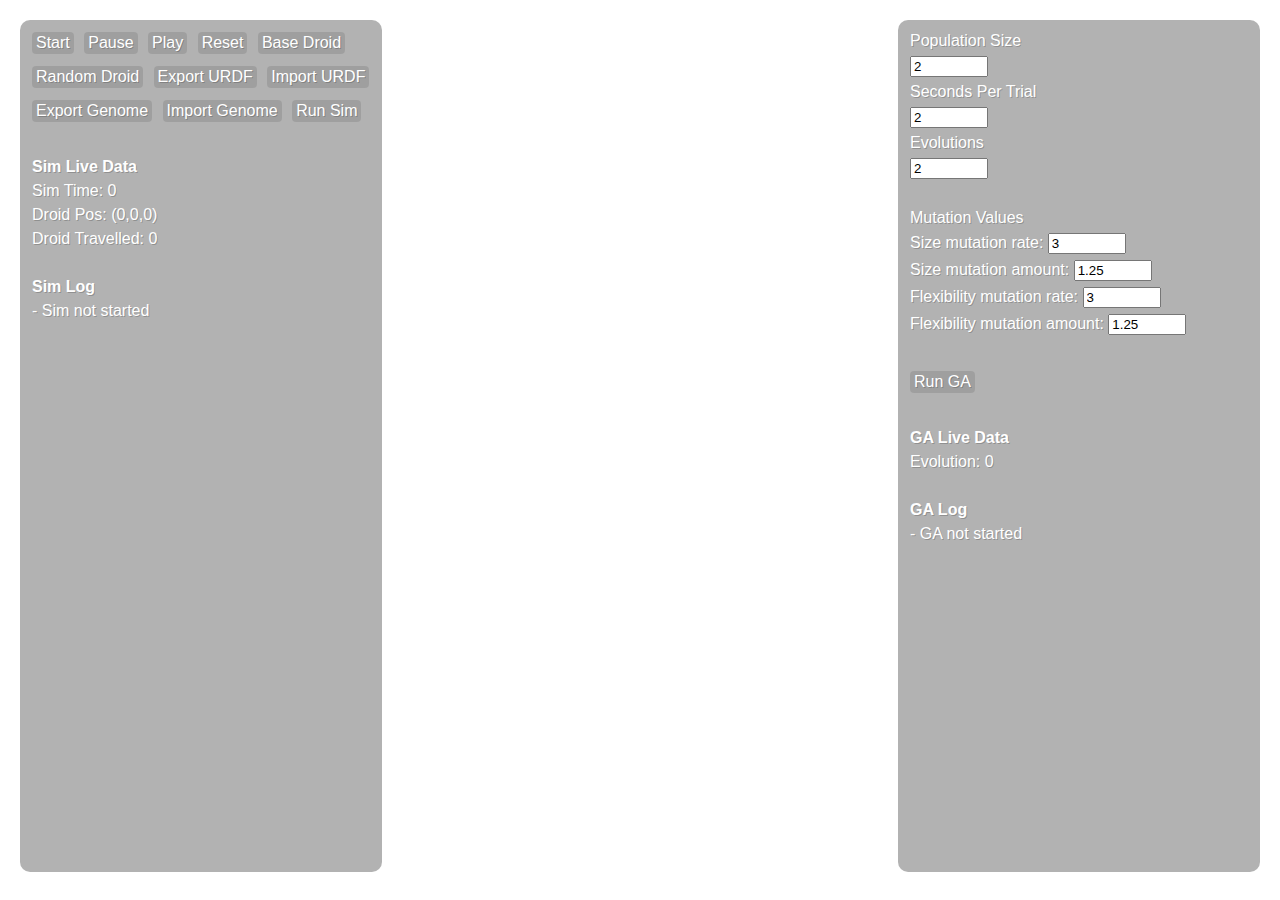
<file: prototype/index.html>
<!doctype html>
<html>
<head>
	<!--

	Droids.ai v0.0.1 | September 2023

	-->
	<meta charset="utf-8">
	<title>Droids.ai</title>
	<meta content="Droids.ai" name="description"/>
	<meta content="droids.ai, droids, robot simulation, evolutionary computation, genetic algorithm, artificial life, artificial intelligence" name="keywords"/>
	<meta content="Droids.ai" name="application-name"/>
	<meta name="viewport" content="width=device-width, user-scalable=no, minimum-scale=1.0, maximum-scale=1.0">
	
	<!-- Third-party libs - 3D renderer engine: Three.js -->
	<script src="./third_party_libs/three/three_r128.js"></script>
	<script src="./third_party_libs/three/OrbitControls.js"></script>
	<script src="./third_party_libs/three/RoundedBoxGeometry.js"></script>

	<!-- Third-party libs - Physics engine: Ammo.js -->
	<script src="./third_party_libs/ammo/ammo.js"></script>
	
	<!-- Droids scripts  -->
	<script src="./scripts/droids.js?v=85"></script>
	<script src="./scripts/droids_renderer.js?v=85"></script>
	<script src="./scripts/droids_ga.js?v=85"></script>
	
	<!-- Droid classes  -->
	<script src="./scripts/classes/droid_genome.js?v=85"></script>
	<script src="./scripts/classes/droid_robot.js?v=85"></script>
	<script src="./scripts/classes/droid_population.js?v=85"></script>
	
	<!-- Droids styles -->
	<link type="text/css" rel="stylesheet" href="./css/styles.css?v=1">
	
</head>
<body>

	<!-- File import hidden elements  -->
	<input style="display: none;" id="importFile" type="file" accept="text/urdf" hidden/>
	<input style="display: none;" id="importGenome" type="file" accept="text/csv" hidden/>

	<!-- File import hidden element listeners  -->
	<script>
		document.getElementById('importFile').addEventListener('change', importedXML, false );
		document.getElementById('importGenome').addEventListener('change', importedCSV, false );
	</script>

	<!-- Droids HTML UI  -->
	<div id="simPane" class="simPane">
		<a href="#" onClick="startAmmo(); return false;">Start</a>
		<a href="#" onClick="pause(); return false;">Pause</a>
		<a href="#" onClick="play(); return false;">Play</a>
		<a href="#" onClick="reset(); return false;">Reset</a>
		<a href="#" onClick="makeDroidBase(); return false;">Base Droid</a>
		<a href="#" onClick="makeDroidRandom(); return false;">Random Droid</a>
		<a href="#" onClick="exportDroid(); return false;">Export URDF</a>
		<a href="#" onClick="importDroid(); return false;">Import URDF</a>
		<a href="#" onClick="exportGenome(); return false;">Export Genome</a>
		<a href="#" onClick="importGenome(); return false;">Import Genome</a>
		<a href="#" onClick="runSimulation(); return false;">Run Sim</a>
		<p>&nbsp;</p>
		<p><strong>Sim Live Data</strong></p>
		<p>Sim Time: <span id="simTime">0</span></p>
		<p>Droid Pos: <span id="botPos">(0,0,0)</span></p>
		<p>Droid Travelled: <span id="botDis">0</span></p>
		<p>&nbsp;</p>
		<p><strong>Sim Log</strong></p>
		<p><span id="simLog">- Sim not started</span></p> 
		<p><span id="imageLog"></span></p> 
	</div>

	<div id="gaPane" class="gaPane">
		<p>Population Size</p>
		<p><input type="number" id="popSize" name="popSize" value="2"></p>
		<p>Seconds Per Trial</p>
		<p><input type="number" id="trialSeconds" name="trialSeconds" value="2"></p>
		<p>Evolutions</p>
		<p><input type="number" id="evoSize" name="evoSize" value="2"></p>
		<p>&nbsp;</p>
		<p>Mutation Values</p>
		<p>Size mutation rate: <input type="number" id="mutateSizeRate" name="mutateSizeRate" value="3"></p>
		<p>Size mutation amount: <input type="number" id="mutateSizeAmount" name="mutateSizeAmount" value="1.25"></p>
		<p>Flexibility mutation rate: <input type="number" id="mutateFlexRate" name="mutateFlexRate" value="3"></p>
		<p>Flexibility mutation amount: <input type="number" id="mutateFlexAmount" name="mutateFlexAmount" value="1.25"></p>
		<p>&nbsp;</p>
		<a href="#" onClick="runGA(); return false;">Run GA</a>
		<p>&nbsp;</p>
		<p><strong>GA Live Data</strong></p>
		<p>Evolution: <span id="evoRun">0</span></p>
		<p>&nbsp;</p>
		<p><strong>GA Log</strong></p>
		<p><span id="gaLog">- GA not started</span></p> 
	</div>

    </body>
</html>
</file>
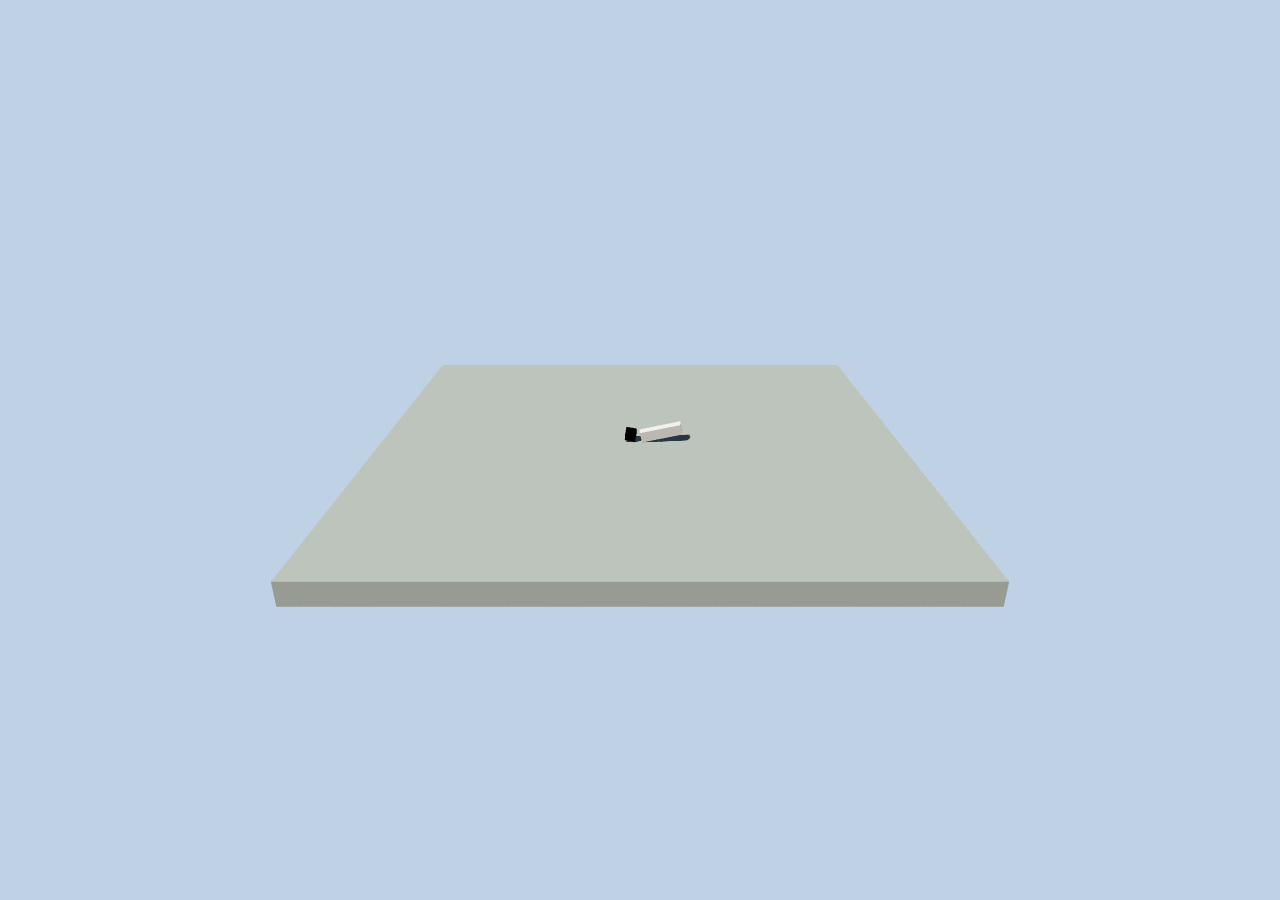
<file: app/unit_tests/test_3d.html>
<html>
    <head>
        <meta charset="utf-8">
        <title>Unit Tests</title>
        <style>
            body { margin: 0; }
        </style>
    </head>
    <body>
        <script src="./../third_party_libs/three/three_r128.js"></script>
		<script src="./../third_party_libs/three/OrbitControls.js"></script>
        <script src="./../third_party_libs/ammo/ammo.js"></script>
		
        <script>
			
            //variable declaration section
            let physicsWorld, scene, camera, controls, renderer, rigidBodies = [];
            let colGroupPlane = 1, colGroupRedBall = 2, colGroupGreenBall = 4
			
			var animationFrameId;
			let hinge; 
			
            // Ammojs Initialisation
			Ammo().then(start);
			// or
			function startAmmo(){
				Ammo();
			}
           
            function start (){

                tmpTrans = new Ammo.btTransform();

                setupPhysicsWorld();

                setupGraphics();
                createBlock();
                //createBall();
                //createMaskBall();
                //createJointObjects();
				
				createJointObjectsRobot();
				
				console.log( renderer.info.render.frame );
				
                renderFrame();
            }
			
			
			function stop(){
				
				console.log( renderer.info.render.frame );
				
				while(scene.children.length > 0){ 
    				scene.remove(scene.children[0]); 
				}
				
				setTimeout( function(){
					cancelAnimationFrame( animationFrameId );
					renderer.dispose();
					renderer.state.reset();
				},1000)
				
				
				console.log( renderer.info.render.frame );
			}
			
			function pause(){
				console.log( renderer.info.render.frame );
				cancelAnimationFrame( animationFrameId );
			}
			
			function play(){
				console.log( renderer.info.render.frame );
				renderFrame();
			}
			

            function setupPhysicsWorld(){

                let collisionConfiguration  = new Ammo.btDefaultCollisionConfiguration(),
                    dispatcher              = new Ammo.btCollisionDispatcher(collisionConfiguration),
                    overlappingPairCache    = new Ammo.btDbvtBroadphase(),
                    solver                  = new Ammo.btSequentialImpulseConstraintSolver();

                physicsWorld           = new Ammo.btDiscreteDynamicsWorld(dispatcher, overlappingPairCache, solver, collisionConfiguration);
                physicsWorld.setGravity(new Ammo.btVector3(0, -10, 0));

            }


            function setupGraphics(){

                //create clock for timing
                clock = new THREE.Clock();

                //create the scene
                scene = new THREE.Scene();
                scene.background = new THREE.Color( 0xbfd1e5 );

                //create camera
                camera = new THREE.PerspectiveCamera( 60, window.innerWidth / window.innerHeight, 0.2, 5000 );
                camera.position.set( 0, 30, 70 );
                camera.lookAt(new THREE.Vector3(0, 0, 0));
					
                //Add hemisphere light
                let hemiLight = new THREE.HemisphereLight( 0xffffff, 0xffffff, 0.1 );
                hemiLight.color.setHSL( 0.6, 0.6, 0.6 );
                hemiLight.groundColor.setHSL( 0.1, 1, 0.4 );
                hemiLight.position.set( 0, 50, 0 );
                scene.add( hemiLight );

                //Add directional light
                let dirLight = new THREE.DirectionalLight( 0xffffff , 1);
                dirLight.color.setHSL( 0.1, 1, 0.95 );
                dirLight.position.set( -1, 1.75, 1 );
                dirLight.position.multiplyScalar( 100 );
                scene.add( dirLight );

                dirLight.castShadow = true;

                dirLight.shadow.mapSize.width = 2048;
                dirLight.shadow.mapSize.height = 2048;

                let d = 50;

                dirLight.shadow.camera.left = -d;
                dirLight.shadow.camera.right = d;
                dirLight.shadow.camera.top = d;
                dirLight.shadow.camera.bottom = -d;

                dirLight.shadow.camera.far = 13500;

                //Setup the renderer
                renderer = new THREE.WebGLRenderer( { antialias: true } );
                renderer.setClearColor( 0xbfd1e5 );
                renderer.setPixelRatio( window.devicePixelRatio );
                renderer.setSize( window.innerWidth, window.innerHeight );
                document.body.appendChild( renderer.domElement );

                renderer.gammaInput = true;
                renderer.gammaOutput = true;

                renderer.shadowMap.enabled = true;
				
				// Controls
				controls = new THREE.OrbitControls( camera, renderer.domElement );
				controls.update();

            }

        
            function renderFrame(){

                let deltaTime = clock.getDelta();
				
				//console.log( renderer.info.render.frame );

                updatePhysics( deltaTime );

                renderer.render( scene, camera );

                animationFrameId = requestAnimationFrame( renderFrame );
				
				controls.update(deltaTime);

            }



            function createBlock(){
                
                let pos = {x: 0, y: 0, z: 0};
                let scale = {x: 50, y: 2, z: 50};
                let quat = {x: 0, y: 0, z: 0, w: 1};
                let mass = 0;

                //threeJS Section
                let blockPlane = new THREE.Mesh(new THREE.BoxBufferGeometry(), new THREE.MeshPhongMaterial({color: 0xa0afa4}));

                blockPlane.position.set(pos.x, pos.y, pos.z);
                blockPlane.scale.set(scale.x, scale.y, scale.z);

                blockPlane.castShadow = true;
                blockPlane.receiveShadow = true;

                scene.add(blockPlane);


                //Ammojs Section
                let transform = new Ammo.btTransform();
                transform.setIdentity();
                transform.setOrigin( new Ammo.btVector3( pos.x, pos.y, pos.z ) );
                transform.setRotation( new Ammo.btQuaternion( quat.x, quat.y, quat.z, quat.w ) );
                let motionState = new Ammo.btDefaultMotionState( transform );

                let colShape = new Ammo.btBoxShape( new Ammo.btVector3( scale.x * 0.5, scale.y * 0.5, scale.z * 0.5 ) );
                colShape.setMargin( 0.05 );

                let localInertia = new Ammo.btVector3( 0, 0, 0 );
                colShape.calculateLocalInertia( mass, localInertia );

                let rbInfo = new Ammo.btRigidBodyConstructionInfo( mass, motionState, colShape, localInertia );
                let body = new Ammo.btRigidBody( rbInfo );


                physicsWorld.addRigidBody( body, colGroupPlane, colGroupRedBall );
            }


            function createBall(){
                
                let pos = {x: 0, y: 20, z: 0};
                let radius = 2;
                let quat = {x: 0, y: 0, z: 0, w: 1};
                let mass = 1;

                //threeJS Section
                let ball = new THREE.Mesh(new THREE.SphereBufferGeometry(radius), new THREE.MeshPhongMaterial({color: 0xff0505}));

                ball.position.set(pos.x, pos.y, pos.z);
                
                ball.castShadow = true;
                ball.receiveShadow = true;

                scene.add(ball);


                //Ammojs Section
                let transform = new Ammo.btTransform();
                transform.setIdentity();
                transform.setOrigin( new Ammo.btVector3( pos.x, pos.y, pos.z ) );
                transform.setRotation( new Ammo.btQuaternion( quat.x, quat.y, quat.z, quat.w ) );
                let motionState = new Ammo.btDefaultMotionState( transform );

                let colShape = new Ammo.btSphereShape( radius );
                colShape.setMargin( 0.05 );

                let localInertia = new Ammo.btVector3( 0, 0, 0 );
                colShape.calculateLocalInertia( mass, localInertia );

                let rbInfo = new Ammo.btRigidBodyConstructionInfo( mass, motionState, colShape, localInertia );
                let body = new Ammo.btRigidBody( rbInfo );


                physicsWorld.addRigidBody( body, colGroupRedBall, colGroupPlane | colGroupGreenBall );
                
                ball.userData.physicsBody = body;
                rigidBodies.push(ball);
            }



            function createMaskBall(){
                
                let pos = {x: 1, y: 30, z: 0};
                let radius = 2;
                let quat = {x: 0, y: 0, z: 0, w: 1};
                let mass = 1;

                //threeJS Section
                let ball = new THREE.Mesh(new THREE.SphereBufferGeometry(radius), new THREE.MeshPhongMaterial({color: 0x00ff08}));

                ball.position.set(pos.x, pos.y, pos.z);
                
                ball.castShadow = true;
                ball.receiveShadow = true;

                scene.add(ball);


                //Ammojs Section
                let transform = new Ammo.btTransform();
                transform.setIdentity();
                transform.setOrigin( new Ammo.btVector3( pos.x, pos.y, pos.z ) );
                transform.setRotation( new Ammo.btQuaternion( quat.x, quat.y, quat.z, quat.w ) );
                let motionState = new Ammo.btDefaultMotionState( transform );

                let colShape = new Ammo.btSphereShape( radius );
                colShape.setMargin( 0.05 );

                let localInertia = new Ammo.btVector3( 0, 0, 0 );
                colShape.calculateLocalInertia( mass, localInertia );

                let rbInfo = new Ammo.btRigidBodyConstructionInfo( mass, motionState, colShape, localInertia );
                let body = new Ammo.btRigidBody( rbInfo );


                physicsWorld.addRigidBody( body, colGroupGreenBall, colGroupRedBall);
                
                ball.userData.physicsBody = body;
                rigidBodies.push(ball);
            }



            function createJointObjects(){
                
                let pos1 = {x: -1, y: 15, z: 0};
                let pos2 = {x: -1, y: 10, z: 0};

                let radius = 2;
                let scale = {x: 5, y: 2, z: 2};
                let quat = {x: 0, y: 0, z: 0, w: 1};
                let mass1 = 0;
                let mass2 = 1;

                let transform = new Ammo.btTransform();

                //Sphere Graphics
                let ball = new THREE.Mesh(new THREE.SphereBufferGeometry(radius), new THREE.MeshPhongMaterial({color: 0xb846db}));

                ball.position.set(pos1.x, pos1.y, pos1.z);

                ball.castShadow = true;
                ball.receiveShadow = true;

                scene.add(ball);


                //Sphere Physics
                transform.setIdentity();
                transform.setOrigin( new Ammo.btVector3( pos1.x, pos1.y, pos1.z ) );
                transform.setRotation( new Ammo.btQuaternion( quat.x, quat.y, quat.z, quat.w ) );
                let motionState = new Ammo.btDefaultMotionState( transform );

                let sphereColShape = new Ammo.btSphereShape( radius );
                sphereColShape.setMargin( 0.05 );

                let localInertia = new Ammo.btVector3( 0, 0, 0 );
                sphereColShape.calculateLocalInertia( mass1, localInertia );

                let rbInfo = new Ammo.btRigidBodyConstructionInfo( mass1, motionState, sphereColShape, localInertia );
                let sphereBody = new Ammo.btRigidBody( rbInfo );

                physicsWorld.addRigidBody( sphereBody, colGroupGreenBall, colGroupRedBall );

                ball.userData.physicsBody = sphereBody;
                rigidBodies.push(ball);
                

                //Block Graphics
                let block = new THREE.Mesh(new THREE.BoxBufferGeometry(), new THREE.MeshPhongMaterial({color: 0xf78a1d}));

                block.position.set(pos2.x, pos2.y, pos2.z);
                block.scale.set(scale.x, scale.y, scale.z);

                block.castShadow = true;
                block.receiveShadow = true;

                scene.add(block);


                //Block Physics
                transform.setIdentity();
                transform.setOrigin( new Ammo.btVector3( pos2.x, pos2.y, pos2.z ) );
                transform.setRotation( new Ammo.btQuaternion( quat.x, quat.y, quat.z, quat.w ) );
                motionState = new Ammo.btDefaultMotionState( transform );

                let blockColShape = new Ammo.btBoxShape( new Ammo.btVector3( scale.x * 0.5, scale.y * 0.5, scale.z * 0.5 ) );
                blockColShape.setMargin( 0.05 );

                localInertia = new Ammo.btVector3( 0, 0, 0 );
                blockColShape.calculateLocalInertia( mass2, localInertia );

                rbInfo = new Ammo.btRigidBodyConstructionInfo( mass2, motionState, blockColShape, localInertia );
                let blockBody = new Ammo.btRigidBody( rbInfo );

                physicsWorld.addRigidBody( blockBody, colGroupGreenBall, colGroupRedBall );
                
                block.userData.physicsBody = blockBody;
                rigidBodies.push(block);



                //Create Joints
                let spherePivot = new Ammo.btVector3( 0, - radius, 0 );
                let blockPivot = new Ammo.btVector3( - scale.x * 0.5, 1, 1 );

                let p2p = new Ammo.btPoint2PointConstraint( sphereBody, blockBody, spherePivot, blockPivot);
                physicsWorld.addConstraint( p2p, false );

            }

			
			function createJointObjectsRobot(){
                

				let pos1 = {x: 0, y: 10, z: 0};
                let pos2 = {x: 0, y: 5, z: 0};
                let radius = 2;
                
                let quat = {x: 0, y: 0, z: 0, w: 1};
                let mass1 = 1;
                let mass2 = 1;

                let transform = new Ammo.btTransform();

				
				
				

                
				
				// The Block A //
				
				// Block Graphics
				let blockA = new THREE.Mesh(new THREE.BoxBufferGeometry(), new THREE.MeshPhongMaterial({color: 0x000000}));
                blockA.position.set(0, 0, 0);
                blockA.scale.set(1, 1, 1);
                blockA.castShadow = true;
                blockA.receiveShadow = true;
                scene.add(blockA);
				
				// Block Physics
				transform.setIdentity();
                transform.setOrigin( new Ammo.btVector3( pos1.x, pos1.y, pos1.z ) );
                transform.setRotation( new Ammo.btQuaternion( quat.x, quat.y, quat.z, quat.w ) );
                let motionState = new Ammo.btDefaultMotionState( transform );

                let blockAColShape = new Ammo.btBoxShape( new Ammo.btVector3( 0.5, 0.5, 0.5 ) );
                blockAColShape.setMargin( 0.05 );

                let localInertia = new Ammo.btVector3( 0, 0, 0 );
                blockAColShape.calculateLocalInertia( mass1, localInertia );

                let rbInfo = new Ammo.btRigidBodyConstructionInfo( mass1, motionState, blockAColShape, localInertia );
                let blockABody = new Ammo.btRigidBody( rbInfo );

                //physicsWorld.addRigidBody( blockABody, colGroupGreenBall, colGroupRedBall );
				//physicsWorld.addRigidBody( blockABody, colGroupRedBall, colGroupPlane | colGroupGreenBall );
				
				physicsWorld.addRigidBody( blockABody, colGroupRedBall, colGroupPlane | colGroupGreenBall );
				
                blockA.userData.physicsBody = blockABody;
                rigidBodies.push(blockA);
				
				
				// The Block B //
				
                // Block Graphics
                let blockB = new THREE.Mesh(new THREE.BoxBufferGeometry(), new THREE.MeshPhongMaterial({color: 0xffffff}));
                blockB.position.set(pos2.x, pos2.y, pos2.z);
                blockB.scale.set(4, 1, 1);
                blockB.castShadow = true;
                blockB.receiveShadow = true;
                scene.add(blockB);

                // Block Physics
                transform.setIdentity();
                transform.setOrigin( new Ammo.btVector3( pos2.x, pos2.y, pos2.z ) );
                transform.setRotation( new Ammo.btQuaternion( quat.x, quat.y, quat.z, quat.w ) );
                motionState = new Ammo.btDefaultMotionState( transform );

                let blockBColShape = new Ammo.btBoxShape( new Ammo.btVector3( 2, 0.5, 0.5 ) );
                blockBColShape.setMargin( 0.05 );

                localInertia = new Ammo.btVector3( 0, 0, 0 );
                blockBColShape.calculateLocalInertia( mass2, localInertia );

                rbInfo = new Ammo.btRigidBodyConstructionInfo( mass2, motionState, blockBColShape, localInertia );
                let blockBBody = new Ammo.btRigidBody( rbInfo );

                //physicsWorld.addRigidBody( blockBBody, colGroupGreenBall, colGroupRedBall );
       			physicsWorld.addRigidBody( blockBBody, colGroupRedBall, colGroupPlane | colGroupGreenBall );
				
                blockB.userData.physicsBody = blockBBody;
                rigidBodies.push(blockB);

                // Create a Joint //
                let blockAPivot = new Ammo.btVector3( 0, -1, 0 ); // Where on the ball is rhe connection
                let blockBPivot = new Ammo.btVector3( 4/2, 0, 0 );
				let axis = new Ammo.btVector3( 0, 0, 1 );
				hinge = new Ammo.btHingeConstraint( blockABody, blockBBody, blockAPivot,blockBPivot, axis, axis, true );
                //p2p.setLimit(0, Math.PI/2, 0.1, 0.1, 1);
				physicsWorld.addConstraint( hinge, false );				
            }


            function updatePhysics( deltaTime ){
				
				// Hinge control
				var armMovement = 1; // 0 still, -1 backwards, 1 forwards
				hinge.enableAngularMotor( true, 1.5 * armMovement, 50 );
				
                // Step world
                physicsWorld.stepSimulation( deltaTime, 10 );

                // Update rigid bodies
                for ( let i = 0; i < rigidBodies.length; i++ ) {
                    let objThree = rigidBodies[ i ];
                    let objAmmo = objThree.userData.physicsBody;
                    let ms = objAmmo.getMotionState();
                    if ( ms ) {

                        ms.getWorldTransform( tmpTrans );
                        let p = tmpTrans.getOrigin();
                        let q = tmpTrans.getRotation();
                        objThree.position.set( p.x(), p.y(), p.z() );
                        objThree.quaternion.set( q.x(), q.y(), q.z(), q.w() );
                    }
                }
            }

        </script>
    </body>
</html>
</file>
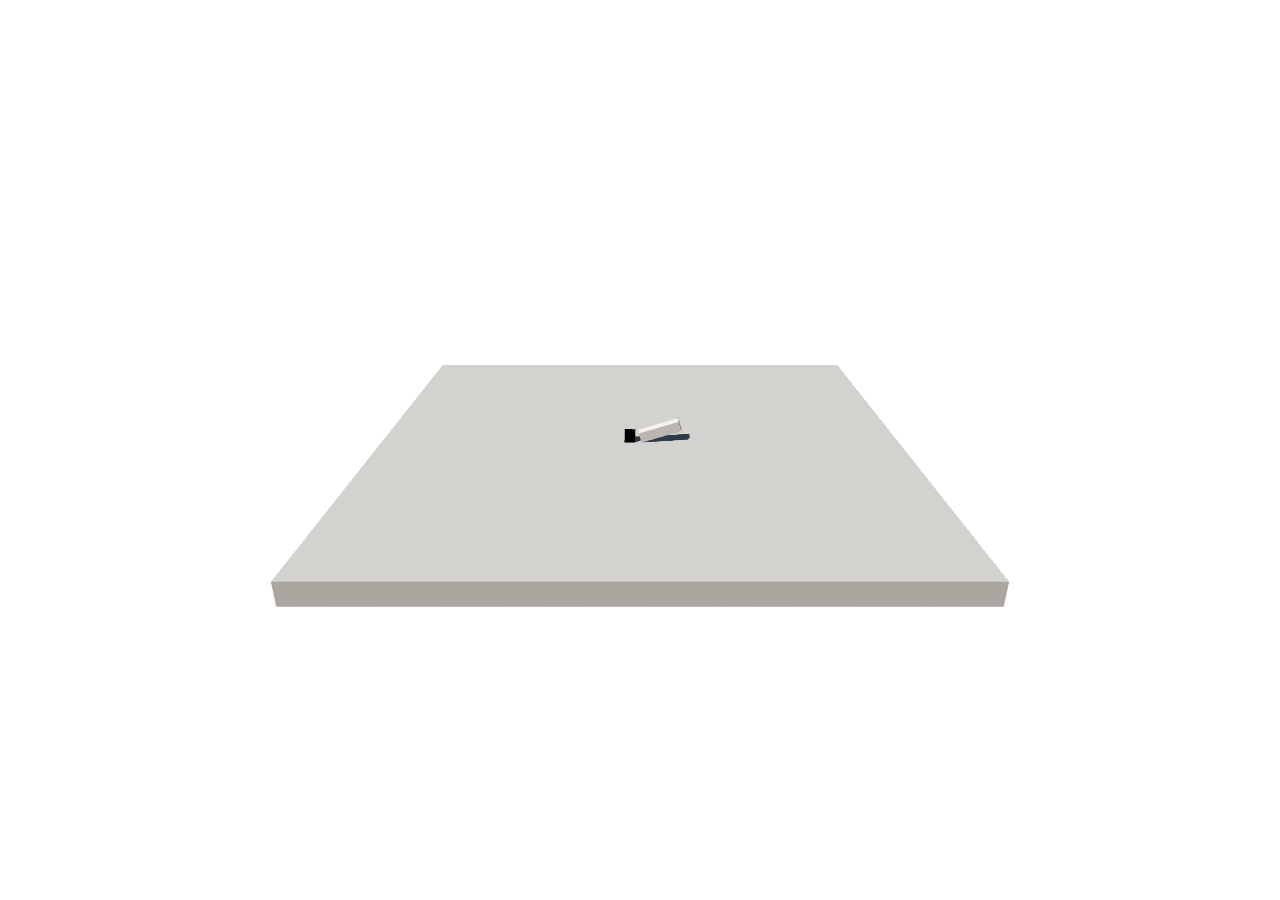
<file: app/unit_tests/test_3d_renderer_motor_control.html>
<html>
    <head>
        <meta charset="utf-8">
        <title>Unit Tests</title>
        <style>
            body { margin: 0; }
        </style>
		
		<script src="./../third_party_libs/three/three_r128.js"></script>
		<script src="./../third_party_libs/three/OrbitControls.js"></script>
        <script src="./../third_party_libs/ammo/ammo.js"></script>
		
    </head>
    <body>
        <script>
			
            // Variable declaration
            let physicsWorld, scene, camera, controls, renderer, rigidBodies = []; 
            let colGroupFloor = 1, colGroupRobot = 2
			
			var animationFrameId;
			let hinge;
			
            // Ammo initialisation
			Ammo().then(start);
			
			// Start the simulation
            function start (){

                tmpTrans = new Ammo.btTransform();

                setupPhysicsWorld();
                setupGraphics();
                createFloor();
				createRobot();
                renderFrame();
            }
			
			// Setup the physics
            function setupPhysicsWorld(){

                let collisionConfiguration  = new Ammo.btDefaultCollisionConfiguration(),
                    dispatcher              = new Ammo.btCollisionDispatcher(collisionConfiguration),
                    overlappingPairCache    = new Ammo.btDbvtBroadphase(),
                    solver                  = new Ammo.btSequentialImpulseConstraintSolver();

                physicsWorld           = new Ammo.btDiscreteDynamicsWorld(dispatcher, overlappingPairCache, solver, collisionConfiguration);
                physicsWorld.setGravity(new Ammo.btVector3(0, -10, 0));
            }

			// Create the graphics
            function setupGraphics(){

                // create clock for timing
                clock = new THREE.Clock();

                //create the scene
                scene = new THREE.Scene();
                scene.background = new THREE.Color( 0xffffff );

                // Create camera
                camera = new THREE.PerspectiveCamera( 60, window.innerWidth / window.innerHeight, 0.2, 5000 );
                camera.position.set( 0, 30, 70 );
                camera.lookAt(new THREE.Vector3(0, 0, 0));
					
                // Add hemisphere light
                let hemiLight = new THREE.HemisphereLight( 0xffffff, 0xffffff, 0.1 );
                hemiLight.color.setHSL( 0.6, 0.6, 0.6 );
                hemiLight.groundColor.setHSL( 0.1, 1, 0.4 );
                hemiLight.position.set( 0, 50, 0 );
                scene.add( hemiLight );

                // Add directional light
                let dirLight = new THREE.DirectionalLight( 0xffffff , 1);
                dirLight.color.setHSL( 0.1, 1, 0.95 );
                dirLight.position.set( -1, 1.75, 1 );
                dirLight.position.multiplyScalar( 100 );
                scene.add( dirLight );

                dirLight.castShadow = true;

                dirLight.shadow.mapSize.width = 2048;
                dirLight.shadow.mapSize.height = 2048;

                let d = 50;

                dirLight.shadow.camera.left = -d;
                dirLight.shadow.camera.right = d;
                dirLight.shadow.camera.top = d;
                dirLight.shadow.camera.bottom = -d;

                dirLight.shadow.camera.far = 13500;

                // Setup the renderer
                renderer = new THREE.WebGLRenderer( { antialias: true } );
                renderer.setClearColor( 0xffffff );
                renderer.setPixelRatio( window.devicePixelRatio );
                renderer.setSize( window.innerWidth, window.innerHeight );
                document.body.appendChild( renderer.domElement );

                renderer.gammaInput = true;
                renderer.gammaOutput = true;

                renderer.shadowMap.enabled = true;
				
				// Controls
				controls = new THREE.OrbitControls( camera, renderer.domElement );
				controls.update();
            }
			
			// Render a frame
            function renderFrame(){

                let deltaTime = clock.getDelta();
				
                updatePhysics( deltaTime );
                renderer.render( scene, camera );
                animationFrameId = requestAnimationFrame( renderFrame );

				controls.update(deltaTime);
            }
			
			// Create the floor
            function createFloor(){
                
                let pos = {x: 0, y: 0, z: 0};
                let scale = {x: 50, y: 2, z: 50};
                let quat = {x: 0, y: 0, z: 0, w: 1};
                let mass = 0;

				
                // ThreeJS Section
                let blockPlane = new THREE.Mesh(new THREE.BoxBufferGeometry(), new THREE.MeshPhongMaterial({color: 0xcccccc}));

                blockPlane.position.set(pos.x, pos.y, pos.z);
                blockPlane.scale.set(scale.x, scale.y, scale.z);

                blockPlane.castShadow = true;
                blockPlane.receiveShadow = true;

                scene.add(blockPlane);

				
                // Ammojs Section
                let transform = new Ammo.btTransform();
                transform.setIdentity();
                transform.setOrigin( new Ammo.btVector3( pos.x, pos.y, pos.z ) );
                transform.setRotation( new Ammo.btQuaternion( quat.x, quat.y, quat.z, quat.w ) );
                let motionState = new Ammo.btDefaultMotionState( transform );

                let colShape = new Ammo.btBoxShape( new Ammo.btVector3( scale.x * 0.5, scale.y * 0.5, scale.z * 0.5 ) );
                colShape.setMargin( 0.05 );

                let localInertia = new Ammo.btVector3( 0, 0, 0 );
                colShape.calculateLocalInertia( mass, localInertia );

                let rbInfo = new Ammo.btRigidBodyConstructionInfo( mass, motionState, colShape, localInertia );
                let body = new Ammo.btRigidBody( rbInfo );

                physicsWorld.addRigidBody( body, colGroupFloor, colGroupRobot );
            }
			
			// Create the robot
			function createRobot(){
                
				let pos1 = {x: 0, y: 10, z: 0};
                let pos2 = {x: 0, y: 5, z: 0};
                let radius = 2;
                
                let quat = {x: 0, y: 0, z: 0, w: 1};
                let mass1 = 1;
                let mass2 = 1;

                let transform = new Ammo.btTransform();

				
				// The Block A //
				
				// Block Graphics
				let blockA = new THREE.Mesh(new THREE.BoxBufferGeometry(), new THREE.MeshPhongMaterial({color: 0x000000}));
                blockA.position.set(0, 0, 0);
                blockA.scale.set(1, 1, 1);
                blockA.castShadow = true;
                blockA.receiveShadow = true;
                scene.add(blockA);
				
				// Block Physics
				transform.setIdentity();
                transform.setOrigin( new Ammo.btVector3( pos1.x, pos1.y, pos1.z ) );
                transform.setRotation( new Ammo.btQuaternion( quat.x, quat.y, quat.z, quat.w ) );
                let motionState = new Ammo.btDefaultMotionState( transform );

                let blockAColShape = new Ammo.btBoxShape( new Ammo.btVector3( 0.5, 0.5, 0.5 ) );
                blockAColShape.setMargin( 0.05 );

                let localInertia = new Ammo.btVector3( 0, 0, 0 );
                blockAColShape.calculateLocalInertia( mass1, localInertia );

                let rbInfo = new Ammo.btRigidBodyConstructionInfo( mass1, motionState, blockAColShape, localInertia );
                let blockABody = new Ammo.btRigidBody( rbInfo );
				
				physicsWorld.addRigidBody( blockABody, colGroupRobot, colGroupFloor );
				
                blockA.userData.physicsBody = blockABody;
                rigidBodies.push(blockA);
				
				
				// The Block B //
				
                // Block Graphics
                let blockB = new THREE.Mesh(new THREE.BoxBufferGeometry(), new THREE.MeshPhongMaterial({color: 0xffffff}));
                blockB.position.set(pos2.x, pos2.y, pos2.z);
                blockB.scale.set(4, 1, 1);
                blockB.castShadow = true;
                blockB.receiveShadow = true;
                scene.add(blockB);

                // Block Physics
                transform.setIdentity();
                transform.setOrigin( new Ammo.btVector3( pos2.x, pos2.y, pos2.z ) );
                transform.setRotation( new Ammo.btQuaternion( quat.x, quat.y, quat.z, quat.w ) );
                motionState = new Ammo.btDefaultMotionState( transform );

                let blockBColShape = new Ammo.btBoxShape( new Ammo.btVector3( 2, 0.5, 0.5 ) );
                blockBColShape.setMargin( 0.05 );

                localInertia = new Ammo.btVector3( 0, 0, 0 );
                blockBColShape.calculateLocalInertia( mass2, localInertia );

                rbInfo = new Ammo.btRigidBodyConstructionInfo( mass2, motionState, blockBColShape, localInertia );
                let blockBBody = new Ammo.btRigidBody( rbInfo );

       			physicsWorld.addRigidBody( blockBBody, colGroupRobot, colGroupFloor );
				
                blockB.userData.physicsBody = blockBBody;
                rigidBodies.push(blockB);

                // Create a Joint //
                let blockAPivot = new Ammo.btVector3( 0, -1, 0 ); // Where on the ball is rhe connection
                let blockBPivot = new Ammo.btVector3( 4/2, 0, 0 );
				let axis = new Ammo.btVector3( 0, 0, 1 );
				
				hinge = new Ammo.btHingeConstraint( blockABody, blockBBody, blockAPivot, blockBPivot, axis, axis, true );
                
				physicsWorld.addConstraint( hinge, false );				
            }

			// Update the physics
            function updatePhysics( deltaTime ){
				
				// Hinge control
				var armMovement = 1; // 0 still, -1 backwards, 1 forwards
				hinge.enableAngularMotor( true, 1.5 * armMovement, 50 );
				
                // Step world
                physicsWorld.stepSimulation( deltaTime, 10 );

                // Update rigid bodies
                for ( let i = 0; i < rigidBodies.length; i++ ) {
                    
					let objThree = rigidBodies[ i ];
                    let objAmmo = objThree.userData.physicsBody;
                    let ms = objAmmo.getMotionState();
                    
					if ( ms ) {
                        ms.getWorldTransform( tmpTrans );
                        let p = tmpTrans.getOrigin();
                        let q = tmpTrans.getRotation();
                        objThree.position.set( p.x(), p.y(), p.z() );
                        objThree.quaternion.set( q.x(), q.y(), q.z(), q.w() );
                    }
                }
            }

        </script>
    </body>
</html>
</file>
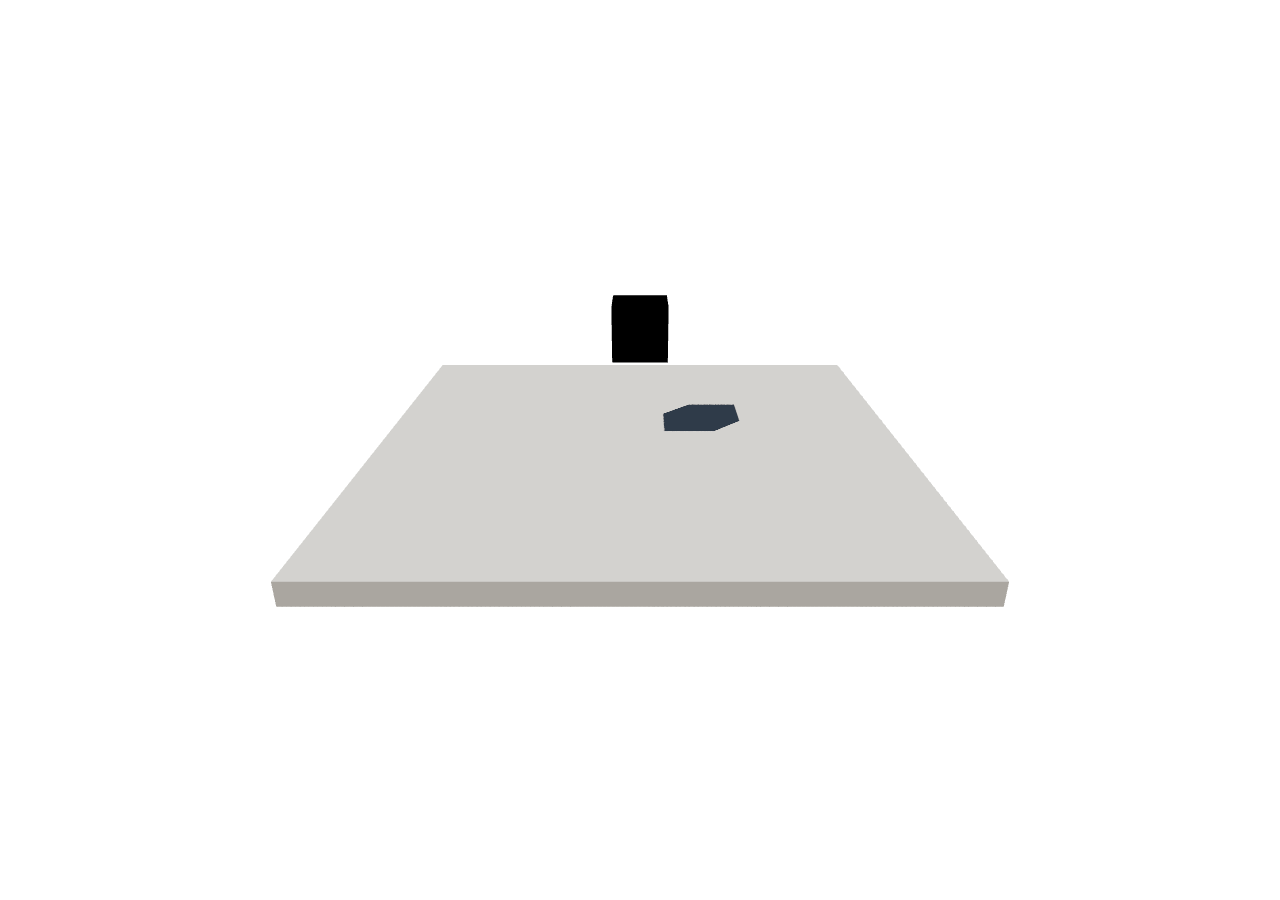
<file: app/unit_tests/test_3d_renderer_physics.html>
<html>
    <head>
        <meta charset="utf-8">
        <title>Unit Tests</title>
        <style>
            body { margin: 0; }
        </style>
		
		<script src="./../third_party_libs/three/three_r128.js"></script>
		<script src="./../third_party_libs/three/OrbitControls.js"></script>
        <script src="./../third_party_libs/ammo/ammo.js"></script>
		
    </head>
    <body>
        <script>
			
            // Variable declaration
            let physicsWorld, scene, camera, controls, renderer, rigidBodies = []; 
			
			var animationFrameId;
			
            // Ammo initialisation
			Ammo().then(start);
			
			// Start the simulation
            function start (){

                tmpTrans = new Ammo.btTransform();

                setupPhysicsWorld();
                setupGraphics();
                createFloor();
				createRobot();
                renderFrame();
            }
			
			// Setup the physics
            function setupPhysicsWorld(){

                let collisionConfiguration  = new Ammo.btDefaultCollisionConfiguration(),
                    dispatcher              = new Ammo.btCollisionDispatcher(collisionConfiguration),
                    overlappingPairCache    = new Ammo.btDbvtBroadphase(),
                    solver                  = new Ammo.btSequentialImpulseConstraintSolver();

                physicsWorld           = new Ammo.btDiscreteDynamicsWorld(dispatcher, overlappingPairCache, solver, collisionConfiguration);
                physicsWorld.setGravity(new Ammo.btVector3(0, -10, 0));
            }

			// Create the graphics
            function setupGraphics(){

                // create clock for timing
                clock = new THREE.Clock();

                //create the scene
                scene = new THREE.Scene();
                scene.background = new THREE.Color( 0xffffff );

                // Create camera
                camera = new THREE.PerspectiveCamera( 60, window.innerWidth / window.innerHeight, 0.2, 5000 );
                camera.position.set( 0, 30, 70 );
                camera.lookAt(new THREE.Vector3(0, 0, 0));
					
                // Add hemisphere light
                let hemiLight = new THREE.HemisphereLight( 0xffffff, 0xffffff, 0.1 );
                hemiLight.color.setHSL( 0.6, 0.6, 0.6 );
                hemiLight.groundColor.setHSL( 0.1, 1, 0.4 );
                hemiLight.position.set( 0, 50, 0 );
                scene.add( hemiLight );

                // Add directional light
                let dirLight = new THREE.DirectionalLight( 0xffffff , 1);
                dirLight.color.setHSL( 0.1, 1, 0.95 );
                dirLight.position.set( -1, 1.75, 1 );
                dirLight.position.multiplyScalar( 100 );
                scene.add( dirLight );

                dirLight.castShadow = true;

                dirLight.shadow.mapSize.width = 2048;
                dirLight.shadow.mapSize.height = 2048;

                let d = 50;

                dirLight.shadow.camera.left = -d;
                dirLight.shadow.camera.right = d;
                dirLight.shadow.camera.top = d;
                dirLight.shadow.camera.bottom = -d;

                dirLight.shadow.camera.far = 13500;

                // Setup the renderer
                renderer = new THREE.WebGLRenderer( { antialias: true } );
                renderer.setClearColor( 0xffffff );
                renderer.setPixelRatio( window.devicePixelRatio );
                renderer.setSize( window.innerWidth, window.innerHeight );
                document.body.appendChild( renderer.domElement );

                renderer.gammaInput = true;
                renderer.gammaOutput = true;

                renderer.shadowMap.enabled = true;
				
				// Controls
				controls = new THREE.OrbitControls( camera, renderer.domElement );
				controls.update();
            }
			
			// Render a frame
            function renderFrame(){

                let deltaTime = clock.getDelta();
				
                updatePhysics( deltaTime );
                renderer.render( scene, camera );
                animationFrameId = requestAnimationFrame( renderFrame );

				controls.update(deltaTime);
            }
			
			// Create the floor
            function createFloor(){
                
                let pos = {x: 0, y: 0, z: 0};
                let scale = {x: 50, y: 2, z: 50};
                let quat = {x: 0, y: 0, z: 0, w: 1};
                let mass = 0;

				
                // ThreeJS Section
                let blockPlane = new THREE.Mesh(new THREE.BoxBufferGeometry(), new THREE.MeshPhongMaterial({color: 0xcccccc}));

                blockPlane.position.set(pos.x, pos.y, pos.z);
                blockPlane.scale.set(scale.x, scale.y, scale.z);

                blockPlane.castShadow = true;
                blockPlane.receiveShadow = true;

                scene.add(blockPlane);

				
                // Ammojs Section
                let transform = new Ammo.btTransform();
                transform.setIdentity();
                transform.setOrigin( new Ammo.btVector3( pos.x, pos.y, pos.z ) );
                transform.setRotation( new Ammo.btQuaternion( quat.x, quat.y, quat.z, quat.w ) );
                let motionState = new Ammo.btDefaultMotionState( transform );

                let colShape = new Ammo.btBoxShape( new Ammo.btVector3( scale.x * 0.5, scale.y * 0.5, scale.z * 0.5 ) );
                colShape.setMargin( 0.05 );

                let localInertia = new Ammo.btVector3( 0, 0, 0 );
                colShape.calculateLocalInertia( mass, localInertia );

                let rbInfo = new Ammo.btRigidBodyConstructionInfo( mass, motionState, colShape, localInertia );
                let body = new Ammo.btRigidBody( rbInfo );

                physicsWorld.addRigidBody( body );
            }
			
			// Create the robot
			function createRobot(){
                
				let pos = {x: 0, y: 20, z: 0};
                let radius = 2;
                
                let quat = {x: 0, y: 0, z: 0, w: 1};
                let mass = 1;

                let transform = new Ammo.btTransform();

				
				// The Block //
				
				// Block Graphics
				let block = new THREE.Mesh(new THREE.BoxBufferGeometry(), new THREE.MeshPhongMaterial({color: 0x000000}));
                block.position.set(0, 0, 0);
                block.scale.set(5, 5, 5);
                block.castShadow = true;
                block.receiveShadow = true;
                scene.add(block);
				
				// Block Physics
				transform.setIdentity();
                transform.setOrigin( new Ammo.btVector3( pos.x, pos.y, pos.z ) );
                transform.setRotation( new Ammo.btQuaternion( quat.x, quat.y, quat.z, quat.w ) );
                let motionState = new Ammo.btDefaultMotionState( transform );

                let blockColShape = new Ammo.btBoxShape( new Ammo.btVector3( 2.5, 2.5, 2.5 ) );
                blockColShape.setMargin( 0.05 );

                let localInertia = new Ammo.btVector3( 0, 0, 0 );
                blockColShape.calculateLocalInertia( mass, localInertia );

                let rbInfo = new Ammo.btRigidBodyConstructionInfo( mass, motionState, blockColShape, localInertia );
                let blockBody = new Ammo.btRigidBody( rbInfo );
				
				physicsWorld.addRigidBody( blockBody );
				
                block.userData.physicsBody = blockBody;
                rigidBodies.push(block);			
            }

			// Update the physics
            function updatePhysics( deltaTime ){
				
                // Step world
                physicsWorld.stepSimulation( deltaTime, 10 );

                // Update rigid bodies
                for ( let i = 0; i < rigidBodies.length; i++ ) {
                    
					let objThree = rigidBodies[ i ];
                    let objAmmo = objThree.userData.physicsBody;
                    let ms = objAmmo.getMotionState();
                    
					if ( ms ) {
                        ms.getWorldTransform( tmpTrans );
                        let p = tmpTrans.getOrigin();
                        let q = tmpTrans.getRotation();
                        objThree.position.set( p.x(), p.y(), p.z() );
                        objThree.quaternion.set( q.x(), q.y(), q.z(), q.w() );
                    }
                }
            }

        </script>
    </body>
</html>
</file>
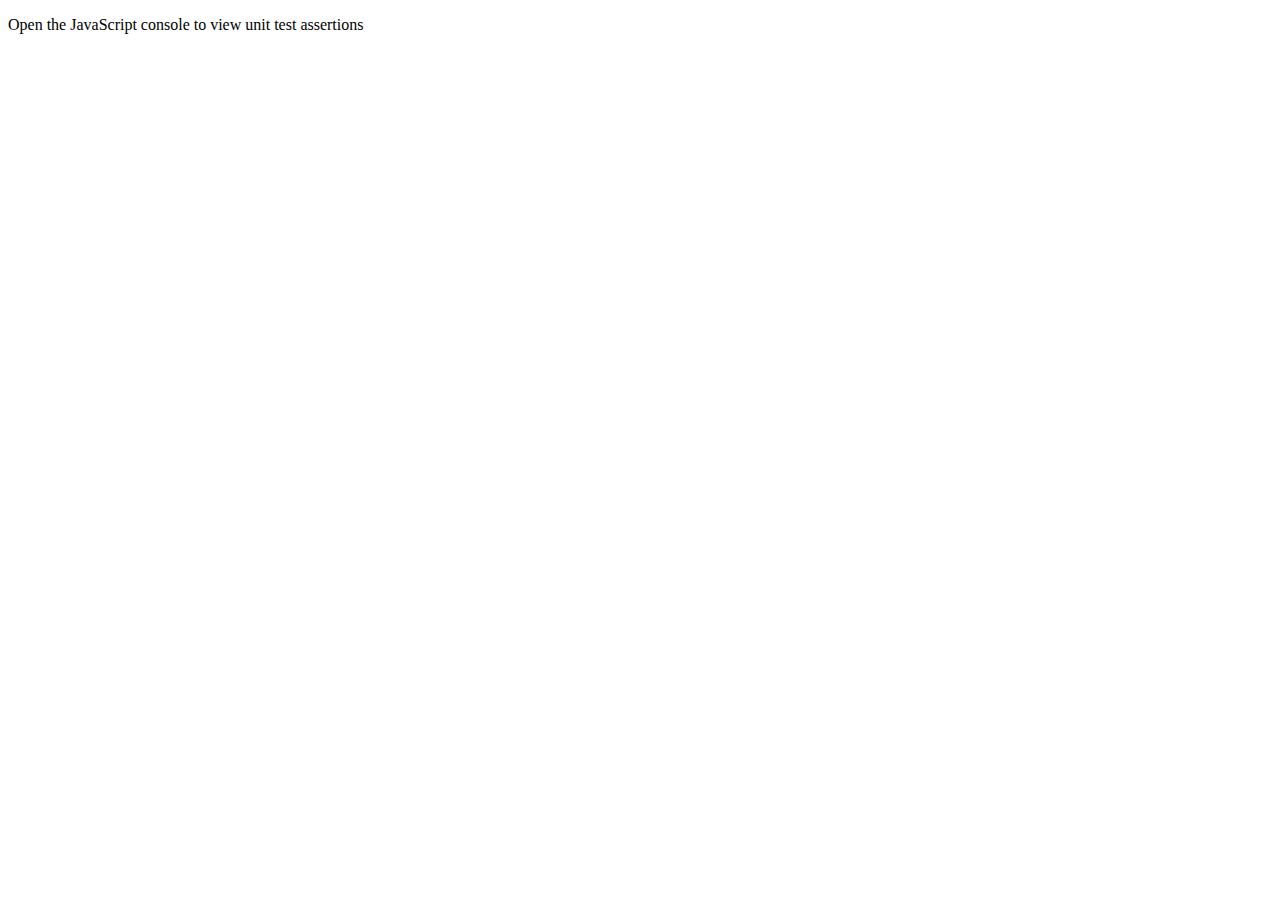
<file: app/unit_tests/test_droid_genome.html>
<!doctype html>
<html>
<head>
<meta charset="UTF-8">
<title>Unit Tests</title>

	<script src="./../scripts/classes/droid_genome.js?v=3"></script>
	
</head>
<body>
	
	<p>Open the JavaScript console to view unit test assertions</p>
	
<script>
	
	
	// Unit Test 1 - Can get the geneone
	function test_1(){
		
		let test_title = "Unit Test 1";
		let test_for = 'Can get the geneone';
		
		let test_genome = new Droid_Genome();
		
		console.log('\n\n'+test_title+': ' + test_for + '\n\n');
		console.assert( test_genome, "%o", { test_title , test_for });	
		console.log(test_genome);
	}
	// Run test
	test_1();
	
	
	// Unit Test 2 - Can get the genespec
	function test_2(){
		
		let test_title = "Unit Test 2";
		let test_for = 'Can get the genespec';
		let test_genome = new Droid_Genome();
		
		let test_genespec = test_genome.createPhenotype(null, true);
		
		console.log('\n\n'+test_title+': ' + test_for + '\n\n');
		console.assert( test_genespec, "%o", { test_title , test_for });
		console.log(test_genespec);
	}
	// Run test
	test_2();
	
	
	// Unit Test 3 - Genespec has links
	function test_3(){
		
		let test_title = "Unit Test 3";
		let test_for = 'Genespec has links';
		let test_genome = new Droid_Genome();
		
		let test_genespec = test_genome.createPhenotype(null, true);
		
		console.log('\n\n'+test_title+': ' + test_for + '\n\n');
		console.assert( test_genespec.body && test_genespec.legs && test_genespec.feet, "%o", { test_title , test_for });
		console.log(test_genespec.body);
	}
	// Run test
	test_3();
	
	
	// Unit Test 4 - Genespec describes expected values
	function test_4(){
		
		let test_title = "Unit Test 4";
		let test_for = 'Genespec describes expected values';
		let test_genome = new Droid_Genome();
		
		let test_genespec = test_genome.createPhenotype(null, true);
		
		console.log('\n\n'+test_title+': ' + test_for + '\n\n');
		console.assert( test_genespec.body.width.setType , "%o", { test_title , test_for });
		console.log(test_genespec.body.width.setType);
	}
	// Run test
	test_4();
	
	
	// Unit Test 5 - Can get random genes
	function test_5(){
		
		let test_title = "Unit Test 5";
		let test_for = 'Can get a random genes';
		let test_genome = new Droid_Genome();
		
		let test_randomGenes = test_genome.getRandomGenes(10);
		
		console.log('\n\n'+test_title+': ' + test_for + '\n\n');
		console.assert( test_randomGenes , "%o", { test_title , test_for });
		console.log(test_randomGenes);
	}
	// Run test
	test_5();
	
	
	// Unit Test 6 - Can encode genes
	function test_6(){
		
		let test_title = "Unit Test 6";
		let test_for = 'Can encode genes';
		let test_genome = new Droid_Genome();
		let test_genespec = test_genome.createPhenotype(null, true);
		let test_randomGenes = test_genome.getRandomGenes(30);
		
		let test_encodeGenes = test_genome.encodeGenes(test_randomGenes, test_genespec);
		
		console.log('\n\n'+test_title+': ' + test_for + '\n\n');
		console.assert(test_encodeGenes , "%o", { test_title , test_for });
		console.log(test_encodeGenes);
	}
	// Run test
	test_6();
	
	
	// Unit Test 7 - Can decode genes
	function test_7(){
		
		let test_title = "Unit Test 7";
		let test_for = 'Can decode genes';
		let test_genome = new Droid_Genome();
		let test_genespec = test_genome.createPhenotype(null, true);
		let test_randomGenes = test_genome.getRandomGenes(30);
		let test_encodeGenes = test_genome.encodeGenes(test_randomGenes, test_genespec);
		
		let test_decodeGenes = test_genome.decodeGenes(test_encodeGenes, test_genespec);
		
		console.log('\n\n'+test_title+': ' + test_for + '\n\n');
		console.assert(test_decodeGenes , "%o", { test_title , test_for });
		console.log(test_decodeGenes);
	}
	// Run test
	test_7();
	
	
	// Unit Test 8 - Crossover mutation works
	function test_8(){
		
		let test_title = "Unit Test 8";
		let test_for = 'Crossover mutation works';
		let test_genome = new Droid_Genome();
		
		let test_genesA = [1,1,1,1,1,1,1,1,1,1];
		let test_genesB = [0,0,0,0,0,0,0,0,0,0];
		let test_genesC = test_genome.crossover(test_genesA, test_genesB);
		
		console.log('\n\n'+test_title+': ' + test_for + '\n\n');
		console.assert(test_genesC, "%o", { test_title , test_for });
		console.log(test_genesA);
		console.log(test_genesB);
		console.log(test_genesC);
	}
	// Run test
	test_8();
	
	
	// Unit Test 9 - Point mutation works
	function test_9(){
		
		let test_title = "Unit Test 9";
		let test_for = 'Point mutation works';
		let test_genome = new Droid_Genome();
		
		let test_genesA = [0.1,0.1,0.1,0.1,0.1,0.1,0.1,0.1,0.1,0.1];
		let test_genesB = test_genome.pointMutate(test_genesA, 1, 1.25);

		console.log('\n\n'+test_title+': ' + test_for + '\n\n');
		console.assert(test_genesB, "%o", { test_title , test_for });
		console.log(test_genesA);
		console.log(test_genesB);
	}
	// Run test
	test_9();
	
	
	// Unit Test 10 - Shrink size mutation works
	function test_10(){
		
		let test_title = "Unit Test 10";
		let test_for = 'Shrink size mutation works';
		let test_genome = new Droid_Genome();
		
		let test_genesA = [0.1,0.1,0.1,0.1,0.1,0.1,0.1,0.1,0.1,0.1,0.1,0.1,0.1,0.1,0.1,0.1,0.1,0.1,0.1,0.1,0.1,0.1];
		let test_genesB = test_genome.shrinkSizeMutate(test_genesA, 1, 1.25);

		console.log('\n\n'+test_title+': ' + test_for + '\n\n');
		console.assert(test_genesB, "%o", { test_title , test_for });
		console.log(test_genesA);
		console.log(test_genesB);
	}
	// Run test
	test_10();
	
	
	// Unit Test 11 - Grow size mutation works
	function test_11(){
		
		let test_title = "Unit Test 11";
		let test_for = 'Grow size mutation works';
		let test_genome = new Droid_Genome();
		
		let test_genesA = [0.1,0.1,0.1,0.1,0.1,0.1,0.1,0.1,0.1,0.1,0.1,0.1,0.1,0.1,0.1,0.1,0.1,0.1,0.1,0.1,0.1,0.1];
		let test_genesB = test_genome.growSizeMutate(test_genesA, 1, 1.25);

		console.log('\n\n'+test_title+': ' + test_for + '\n\n');
		console.assert(test_genesB, "%o", { test_title , test_for });
		console.log(test_genesA);
		console.log(test_genesB);
	}
	// Run test
	test_11();
	
	
	// Unit Test 12 - Increase flexibility mutation works
	function test_12(){
		
		let test_title = "Unit Test 12";
		let test_for = 'Increase flexibility mutation works';
		let test_genome = new Droid_Genome();
		
		let test_genesA = [0.1,0.1,0.1,0.1,0.1,0.1,0.1,0.1,0.1,0.1,0.1,0.1,0.1,0.1,0.1,0.1,0.1,0.1,0.1,0.1,0.1,0.1];
		let test_genesB = test_genome.increaseFlexibilityMutate(test_genesA, 1, 1.25);

		console.log('\n\n'+test_title+': ' + test_for + '\n\n');
		console.assert(test_genesB, "%o", { test_title , test_for });
		console.log(test_genesA);
		console.log(test_genesB);
	}
	// Run test
	test_12();
	
	
	// Unit Test 13 - Decrease flexibility mutation works
	function test_13(){
		
		let test_title = "Unit Test 13";
		let test_for = 'Decrease flexibility mutation works';
		let test_genome = new Droid_Genome();
		
		let test_genesA = [0.1,0.1,0.1,0.1,0.1,0.1,0.1,0.1,0.1,0.1,0.1,0.1,0.1,0.1,0.1,0.1,0.1,0.1,0.1,0.1,0.1,0.1];
		let test_genesB = test_genome.decreaseFlexibilityMutate(test_genesA, 1, 1.25);

		console.log('\n\n'+test_title+': ' + test_for + '\n\n');
		console.assert(test_genesB, "%o", { test_title , test_for });
		console.log(test_genesA);
		console.log(test_genesB);
	}
	// Run test
	test_13();
	
	
</script>
	
</body>
</html>
</file>
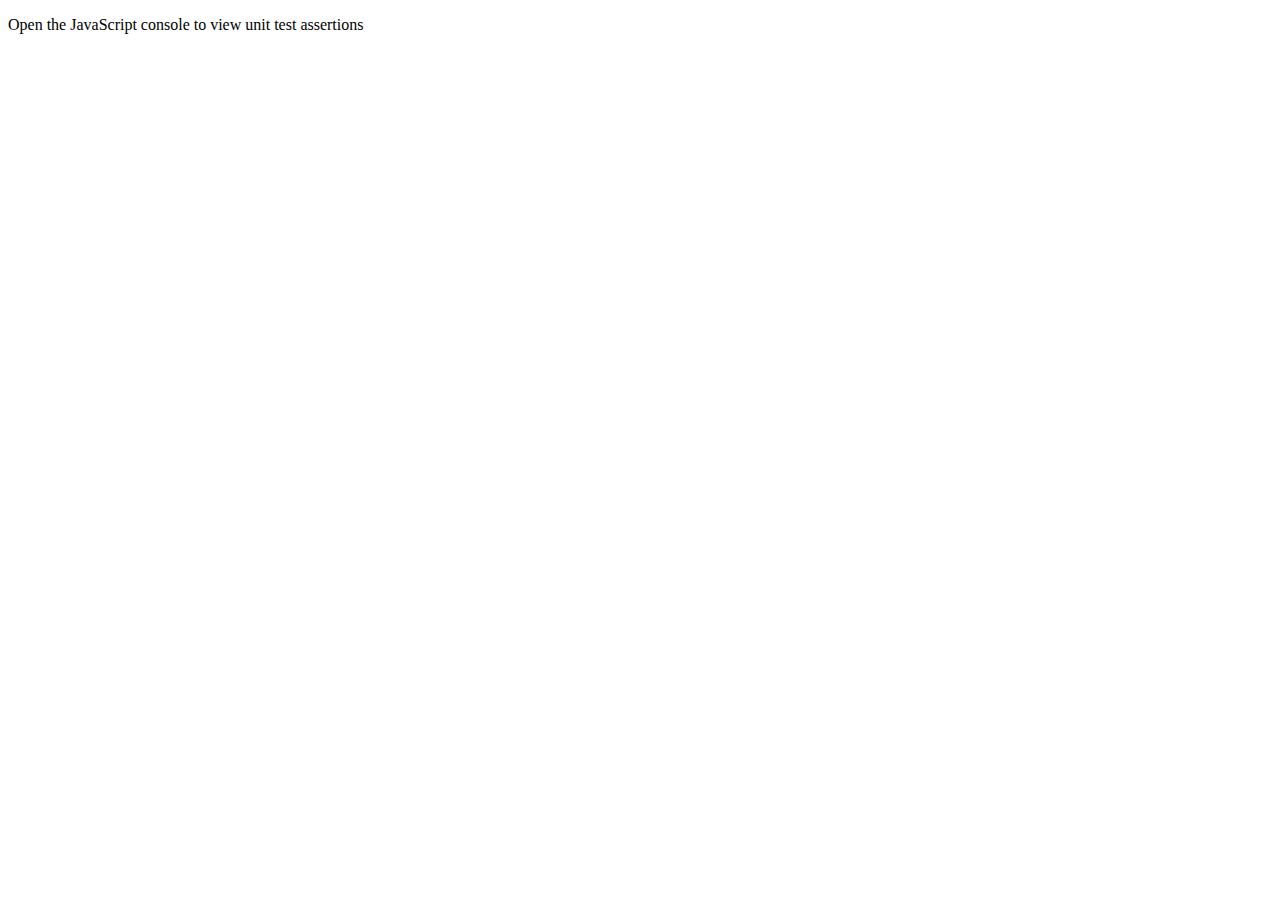
<file: app/unit_tests/test_droid_population.html>
<!doctype html>
<html>
<head>
<meta charset="UTF-8">
<title>Unit Tests</title>
	
	<script src="./../scripts/classes/droid_genome.js?v=3"></script>
	<script src="./../scripts/classes/droid_population.js?v=3"></script>
	
</head>
<body>
	
	<p>Open the JavaScript console to view unit test assertions</p>
	
	<input id="mutateSizeRate" type="hidden" value="0">
	<input id="mutateSizeAmount" type="hidden" value="1">
	<input id="mutateFlexRate" type="hidden" value="0">
	<input id="mutateFlexAmount" type="hidden" value="1">
	
<script>
	
	// Unit Test 1 - Can get a population
	function test_1(){
		
		let test_title = "Unit Test 1";
		let test_for = 'Can get a population';
		let test_genome = new Droid_Genome();
		let test_population = new Population(test_genome, 3); // Make 3 Droids
		
		console.log('\n\n'+test_title+': ' + test_for + '\n\n');
		console.assert(test_population, "%o", { test_title , test_for });	
		console.log(test_population);
	}
	// Run test
	test_1();
	
	
	// Unit Test 2 - Can get fitness scores
	function test_2(){
		
		let test_title = "Unit Test 2";
		let test_for = 'Can get fitness scores';
		let test_genome = new Droid_Genome();
		
		let test_population = new Population(test_genome, 10); // Make 10 Droids, TravelledDistance = 0 by default
		test_population.droids[0].travelledDistance = 2000; // This one is the fittest
		test_population.droids[1].travelledDistance = 1000; // This one is the next fittest
		
		let test_fitnessScores = test_population.getFitnessScores(test_population.droids);
		
		console.log('\n\n'+test_title+': ' + test_for + '\n\n');
		console.assert(test_fitnessScores, "%o", { test_title , test_for });	
		console.log(test_fitnessScores);
	}
	// Run test
	test_2();
	
	
	// Unit Test 3 - Can get a fitness map
	function test_3(){
		
		let test_title = "Unit Test 3";
		let test_for = 'Can get a fitness map';
		let test_genome = new Droid_Genome();
		let test_population = new Population(test_genome, 3); // Make 3 Droids
		
		let test_scores = [1, 2, 3, 4, 5];
		let test_fitmap = test_population.getFitnessMap(test_scores);
		
		console.log('\n\n'+test_title+': ' + test_for + '\n\n');
		console.assert(test_fitmap, "%o", { test_title , test_for });
		console.log(test_fitmap);
	}
	// Run test
	test_3();
	
	
	// Unit Test 4 - Can get a parent ID using a 'roulette wheel' selection with a weighted distribution
	function test_4(){
		
		let test_title = "Unit Test 4";
		let test_for = 'Can get parent ID using weighted distribution';
		let test_genome = new Droid_Genome();
		let test_population = new Population(test_genome, 3); // Make 3 Droids
		
		let test_scores = [1, 1, 1, 1000, 1];
		let test_fitmap = test_population.getFitnessMap(test_scores);
		let test_parent_id = test_population.selectParent(test_fitmap);
		
		console.log('\n\n'+test_title+': ' + test_for + '\n\n');
		console.assert(test_parent_id || test_parent_id === 0, "%o", { test_title , test_for });  
		console.log(test_parent_id);
	}
	// Run test
	test_4();
	
	
	// Unit Test 5 - Can evolve a population using a weighted distribution in favour of the fittest 
	function test_5(){
		
		let test_title = "Unit Test 5";
		let test_for = 'Can evolve a population with weighted distribution';
		let test_genome = new Droid_Genome();
		
		let test_populationA = new Population(test_genome, 10); // Make 10 Droids, TravelledDistance = 0 by default
		test_populationA.droids[0].travelledDistance = 1000; // This one is now the fittest
		
		let test_populationB = new Population(test_genome, 10, 1, test_populationA); // Make 10 new Droids
		
		console.log('\n\n'+test_title+': ' + test_for + '\n\n');
		console.assert(test_populationB, "%o", { test_title , test_for });
		console.log(test_populationA);
		console.log(test_populationB);
	}
	// Run test
	test_5();
	
	
</script>
	
</body>
</html>
</file>
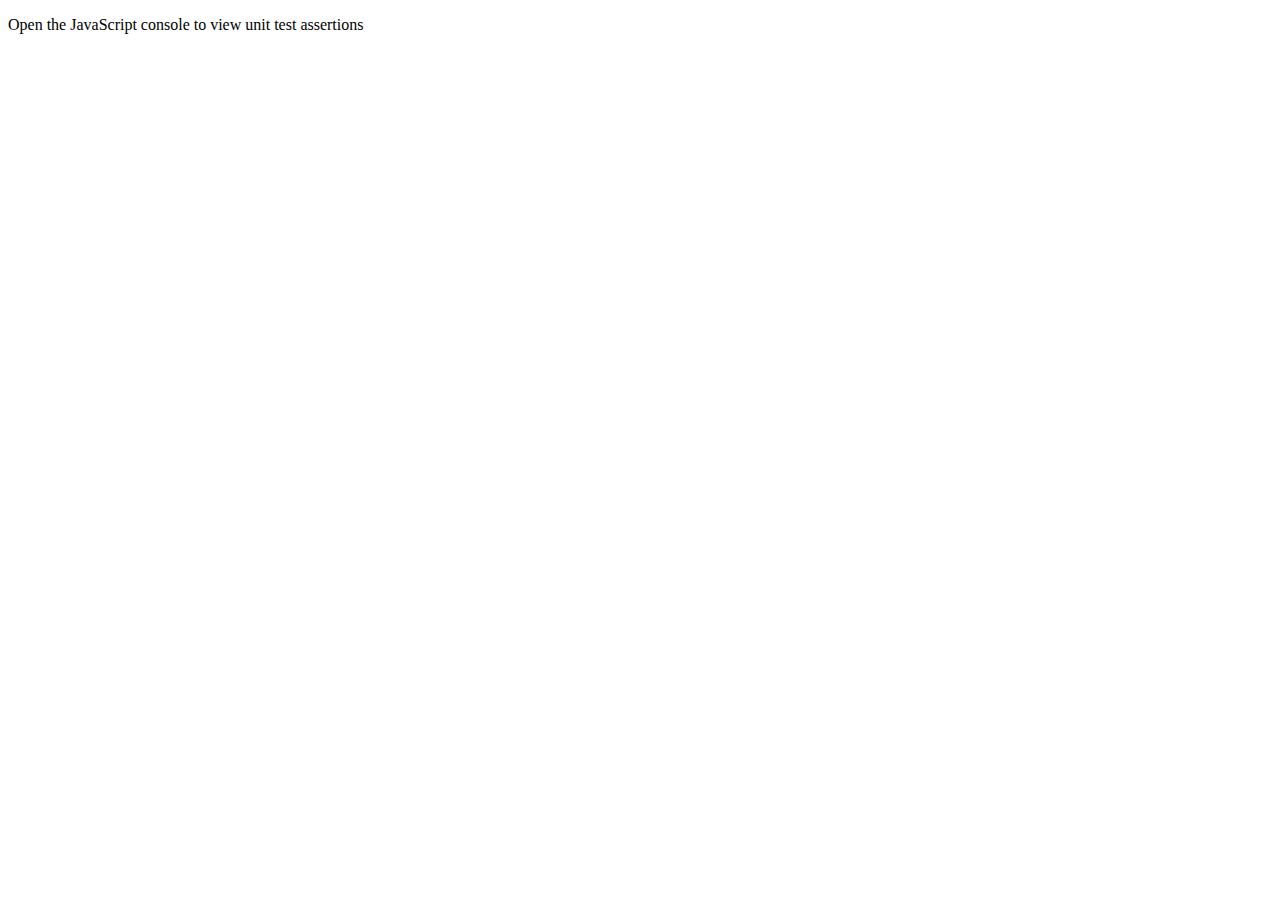
<file: app/unit_tests/test_droid_robot.html>
<!doctype html>
<html>
<head>
<meta charset="UTF-8">
<title>Unit Tests</title>
	
	<script src="./../scripts/classes/droid_genome.js?v=4"></script>
	<script src="./../scripts/classes/droid_robot.js?v=4"></script>
	
</head>
<body>
	
	<p>Open the JavaScript console to view unit test assertions</p>
	
<script>
	
	// Unit Test 1 - Can get a robot droid
	function test_1(){
		
		let test_title = "Unit Test 1";
		let test_for = 'Can get a robot droid';
		let test_genome = new Droid_Genome();
		
		let test_decodedGenes = [
			0.5, 3000, 1500, 1, 
			0.5, 5000, 2000, -1,
			0.5, 2000, 2500, 1,
			0.5, 4000, 3000, -1,
			0.4, 0.3, 0.2,
			0.2, 0.0, 0.28, 
			1, 1, 0.5,
			1, 1, 1, 1,
			0.5
		];

		let test_encodedGenes = test_genome.encodeGenes(test_decodedGenes, test_genome.geneSpec);

		let test_droidRobot = new Droid_Robot(test_encodedGenes, test_genome);
		
		console.log('\n\n'+test_title+': ' + test_for + '\n\n');
		console.assert(test_droidRobot, "%o", { test_title , test_for });	
		console.log(test_droidRobot);
	}
	// Run test
	test_1();
	
	
	// Unit Test 2 - Robot droid has encoded genes
	function test_2(){
		
		let test_title = "Unit Test 2";
		let test_for = 'Robot droid has encoded genes';
		let test_genome = new Droid_Genome();
		
		let test_decodedGenes = [
			0.5, 3000, 1500, 1, 
			0.5, 5000, 2000, -1,
			0.5, 2000, 2500, 1,
			0.5, 4000, 3000, -1,
			0.4, 0.3, 0.2,
			0.2, 0.0, 0.28, 
			1, 1, 0.5,
			1, 1, 1, 1,
			0.5
		];

		let test_encodedGenes = test_genome.encodeGenes(test_decodedGenes, test_genome.geneSpec);

		let test_droidRobot = new Droid_Robot(test_encodedGenes, test_genome);
		
		console.log('\n\n'+test_title+': ' + test_for + '\n\n');
		console.assert(test_droidRobot.encodedGenes, "%o", { test_title , test_for });	
		console.log(test_droidRobot.encodedGenes);
	}
	// Run test
	test_2();
	
	
	// Unit Test 3 - Robot droid has decoded genes
	function test_3(){
		
		let test_title = "Unit Test 3";
		let test_for = 'Robot droid has decoded genes';
		let test_genome = new Droid_Genome();
		
		let test_decodedGenes = [
			0.5, 3000, 1500, 1, 
			0.5, 5000, 2000, -1,
			0.5, 2000, 2500, 1,
			0.5, 4000, 3000, -1,
			0.4, 0.3, 0.2,
			0.2, 0.0, 0.28, 
			1, 1, 0.5,
			1, 1, 1, 1,
			0.5
		];

		let test_encodedGenes = test_genome.encodeGenes(test_decodedGenes, test_genome.geneSpec);

		let test_droidRobot = new Droid_Robot(test_encodedGenes, test_genome);
		
		console.log('\n\n'+test_title+': ' + test_for + '\n\n');
		console.assert(test_droidRobot.genesDecoded, "%o", { test_title , test_for });	
		console.log(test_droidRobot.genesDecoded);
	}
	// Run test
	test_3();
	
	
	// Unit Test 4 - Robot droid has a phenotype
	function test_4(){
		
		let test_title = "Unit Test 4";
		let test_for = 'Robot droid has a phenotype';
		let test_genome = new Droid_Genome();
		
		let test_decodedGenes = [
			0.5, 3000, 1500, 1, 
			0.5, 5000, 2000, -1,
			0.5, 2000, 2500, 1,
			0.5, 4000, 3000, -1,
			0.4, 0.3, 0.2,
			0.2, 0.0, 0.28, 
			1, 1, 0.5,
			1, 1, 1, 1,
			0.5
		];

		let test_encodedGenes = test_genome.encodeGenes(test_decodedGenes, test_genome.geneSpec);

		let test_droidRobot = new Droid_Robot(test_encodedGenes, test_genome);
		
		console.log('\n\n'+test_title+': ' + test_for + '\n\n');
		console.assert(test_droidRobot.phenotype, "%o", { test_title , test_for });	
		console.log(test_droidRobot.phenotype);
	}
	// Run test
	test_4();
	
	
	// Unit Test 5 - The Robot droid's phenotype contatins 'set' values that are strictly within genespec ranges
	function test_5(){
		
		let test_title = "Unit Test 5";
		let test_for = 'Phenotype contatins setting values within genespec ranges';
		let test_genome = new Droid_Genome();
		
		let test_decodedGenes = [
			0.5, 3000, 1500, 1, 
			0.5, 5000, 2000, -1,
			0.5, 2000, 2500, 1,
			0.5, 4000, 3000, -1,
			0.4, 0.3, 0.2,
			0.2, 0.0, 0.28, 
			1, 1, 0.5,
			1, 1, 1, 1,
			0.5
		];

		let test_encodedGenes = test_genome.encodeGenes(test_decodedGenes, test_genome.geneSpec);

		let test_droidRobot = new Droid_Robot(test_encodedGenes, test_genome);
		
		let test_geneSpecExample_usingRanges_min = test_droidRobot.genome.geneSpec.servo_leg_left.angleRange.min;
		let test_geneSpecExample_usingRanges_max = test_droidRobot.genome.geneSpec.servo_leg_left.angleRange.max;
		let test_phenotypeExample_usingRanges_setting = test_droidRobot.phenotype.servo_leg_left.angleRange.set;
		
		console.log('\n\n'+test_title+': ' + test_for + '\n\n');
		console.assert( 
			(test_phenotypeExample_usingRanges_setting >= test_geneSpecExample_usingRanges_min && test_phenotypeExample_usingRanges_setting <= test_geneSpecExample_usingRanges_max)
			, "%o", { test_title , test_for });	
		
		console.log(test_geneSpecExample_usingRanges_min);
		console.log(test_geneSpecExample_usingRanges_max);
		console.log(test_phenotypeExample_usingRanges_setting);
	}
	// Run test
	test_5();
	
	
	// Unit Test 6 - The Robot droid's phenotype contatins 'set' values that are strictly within genespec options
	function test_6(){
		
		let test_title = "Unit Test 6";
		let test_for = 'Phenotype contatins setting values within genespec options';
		let test_genome = new Droid_Genome();
		
		let test_decodedGenes = [
			0.5, 3000, 1500, 1, 
			0.5, 5000, 2000, -1,
			0.5, 2000, 2500, 1,
			0.5, 4000, 3000, -1,
			0.4, 0.3, 0.2,
			0.2, 0.0, 0.28, 
			1, 1, 0.5,
			1, 1, 1, 1,
			0.5
		];

		let test_encodedGenes = test_genome.encodeGenes(test_decodedGenes, test_genome.geneSpec);

		let test_droidRobot = new Droid_Robot(test_encodedGenes, test_genome);
		
		let test_geneSpecExample_usingOptions_options = test_droidRobot.genome.geneSpec.servo_leg_left.startDirection.options;
		let test_phenotypeExample_usingOptions_setting = test_droidRobot.phenotype.servo_leg_left.startDirection.set;
		
		console.log('\n\n'+test_title+': ' + test_for + '\n\n');
		console.assert( 
			(test_phenotypeExample_usingOptions_setting == test_geneSpecExample_usingOptions_options[0] || 
			test_phenotypeExample_usingOptions_setting == test_geneSpecExample_usingOptions_options[1])
			, "%o", { test_title , test_for });	
		
		console.log(test_geneSpecExample_usingOptions_options);
		console.log(test_phenotypeExample_usingOptions_setting);
	}
	// Run test
	test_6();
	
	
</script>
	
</body>
</html>
</file>
<file: prototype/css/styles.css>
@charset "UTF-8";
/* CSS Document */

body { 
	margin: 0; 
}

html{ 
	color: #fff; 
	text-decoration: none; 
	font-family: Gotham, "Helvetica Neue", Helvetica, Arial, "sans-serif"; 
	text-shadow: 1px 1px rgba(0,0,0,0.2);
}

a{ 
	color: #fff; 
	text-decoration: none; 
	font-family: Gotham, "Helvetica Neue", Helvetica, Arial, "sans-serif"; 
	text-shadow: 1px 1px rgba(0,0,0,0.2); 
	background-color: rgba(0,0,0,0.1); 
	border-radius: 4px; 
	padding: 2px 4px 2px 4px; 
	margin: 6px; 
	margin-right: 0px; 
	display: inline-block; 
}

p{
	margin: 6px;
}

.simPane{
	position: absolute; display: block; width: 350px; height: calc(100% - 60px); padding: 6px; top:20px; left: 20px; background-color: rgba(0,0,0,0.3); border-radius: 10px;
	overflow-x: hidden;
	overflow-y: scroll;
}

.photoContainer{
	width: 100px;
	height: 80px;
	background-size: cover;
	background-position: center center;
	background-repeat: no-repeat;
	margin: 2px;
	display: inline-block;
	border: 1px solid #fff;
}

.gaPane{
	position: absolute; display: block; width: 350px; height: calc(100% - 60px); padding: 6px; top:20px; right: 20px; background-color: rgba(0,0,0,0.3); border-radius: 10px;
	overflow-x: hidden;
	overflow-y: scroll;
}

input{
	width: 70px;
}
</file>
